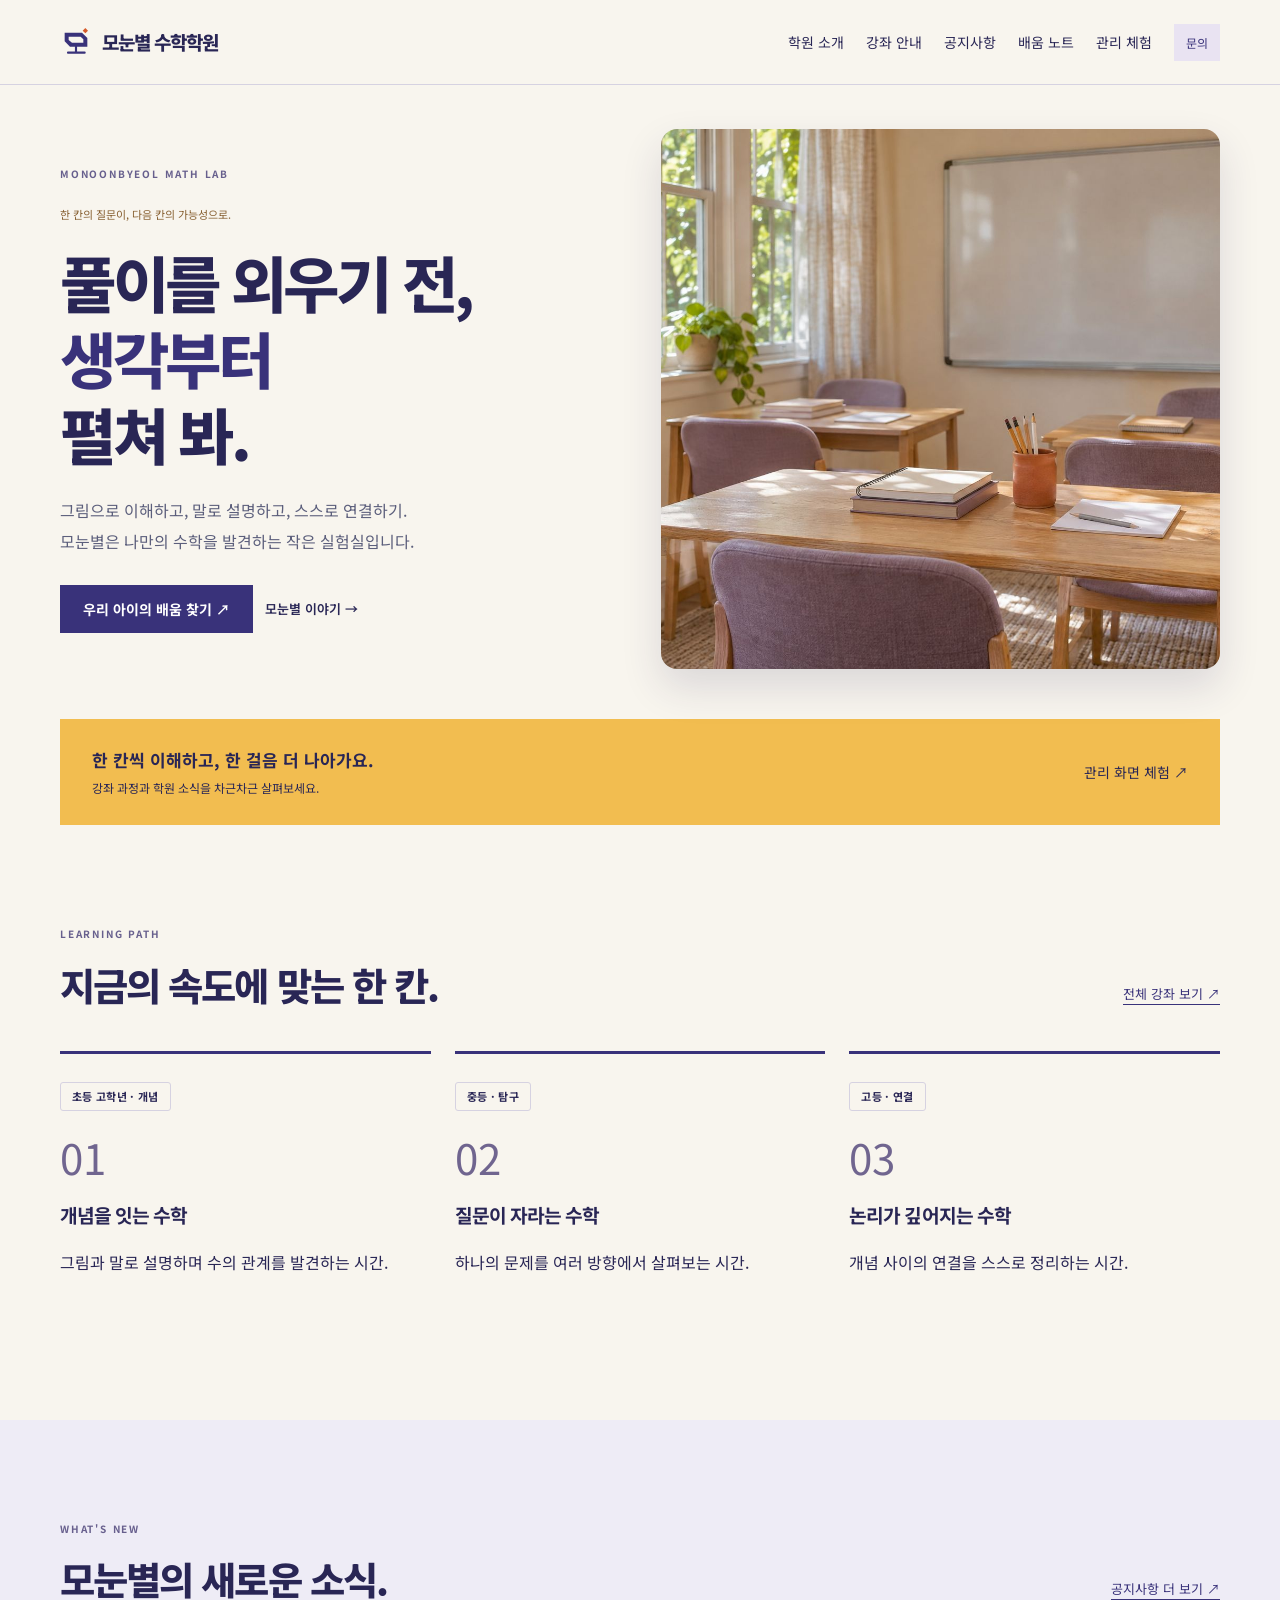
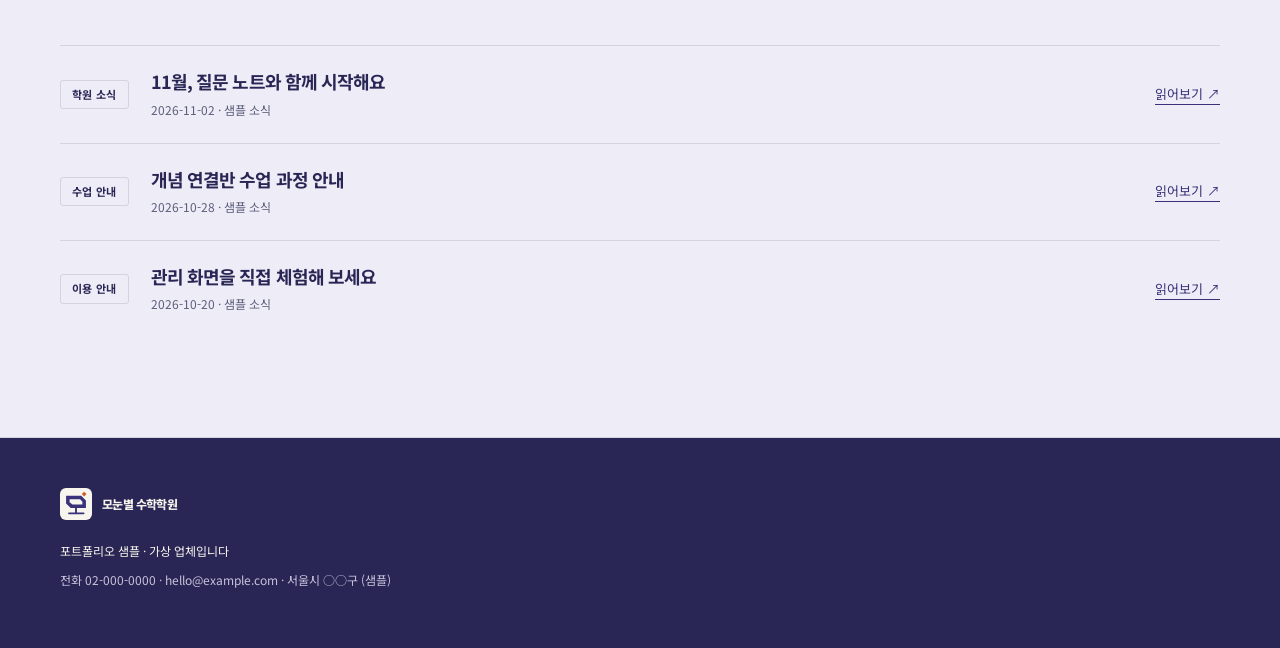
<file: index.html>
<!doctype html>
<html lang="ko"><head><meta charset="utf-8"><meta name="viewport" content="width=device-width,initial-scale=1"><title>이해하는 즐거움이 자라는 곳 | 모눈별 수학학원</title><meta name="description" content="모눈별 수학학원. 학원 소개·강좌·공지사항·배움 노트와 소식 관리 안내."><link rel="icon" href="assets/logo.svg" type="image/svg+xml"><link rel="stylesheet" href="assets/base.css"><link rel="stylesheet" href="academy.css"><script defer src="assets/common.js"></script><script defer src="academy.js"></script><link rel="preconnect" href="https://fonts.googleapis.com"><link rel="preconnect" href="https://fonts.gstatic.com" crossorigin><link href="https://fonts.googleapis.com/css2?family=Noto+Sans+KR:wght@400;500;600;700;800;900&display=swap" rel="stylesheet"></head>
<body class="academy"><a class="skip" href="#main">본문으로 건너뛰기</a><header class="site-header"><div class="wrap header-inner"><a class="brand" href="index.html"><img class="brand-symbol" src="assets/logo.svg" width="32" height="32" alt="" aria-hidden="true"><span class="brand-name">모눈별 수학학원</span></a><button class="nav-toggle" aria-expanded="false" aria-controls="site-nav" type="button">메뉴</button><nav id="site-nav" aria-label="주 메뉴"><a href="about.html">학원 소개</a><a href="courses.html">강좌 안내</a><a href="notices.html">공지사항</a><a href="blog.html">배움 노트</a><a href="admin/index.html">관리 체험</a><a href="contact.html">문의</a></nav></div></header><main id="main"><section class="academy-hero wrap"><div class="hero-copy"><p class="eyebrow">MONOONBYEOL MATH LAB</p><span class="pill-label">한 칸의 질문이, 다음 칸의 가능성으로.</span><h1>풀이를 외우기 전,<br><span class="marker">생각부터</span><br>펼쳐 봐.</h1><p class="lead">그림으로 이해하고, 말로 설명하고, 스스로 연결하기.<br> 모눈별은 나만의 수학을 발견하는 작은 실험실입니다.</p><div class="actions"><a class="btn" href="courses.html">우리 아이의 배움 찾기 ↗</a><a class="text-link" href="about.html">모눈별 이야기 →</a></div></div><div class="academy-photo"><img class="hero-photo" src="images/hero.jpg" width="1536" height="1024" alt="자연광이 드는 교실의 빈 책상과 의자, 글씨 없는 화이트보드" fetchpriority="high"></div></section><div class="wrap"><div class="academy-strip"><div><strong>한 칸씩 이해하고, 한 걸음 더 나아가요.</strong><br><span class="small">강좌 과정과 학원 소식을 차근차근 살펴보세요.</span></div><a href="admin/index.html">관리 화면 체험 ↗</a></div></div><section class="section"><div class="wrap"><div class="section-head"><div><p class="eyebrow">LEARNING PATH</p><h2>지금의 속도에 맞는 한 칸.</h2></div><a class="text-button" href="courses.html">전체 강좌 보기 ↗</a></div><div class="grid three"><article class="course-card"><span class="tag">초등 고학년 · 개념</span><span class="number">01</span><h3>개념을 잇는 수학</h3><p>그림과 말로 설명하며 수의 관계를 발견하는 시간.</p></article><article class="course-card"><span class="tag">중등 · 탐구</span><span class="number">02</span><h3>질문이 자라는 수학</h3><p>하나의 문제를 여러 방향에서 살펴보는 시간.</p></article><article class="course-card"><span class="tag">고등 · 연결</span><span class="number">03</span><h3>논리가 깊어지는 수학</h3><p>개념 사이의 연결을 스스로 정리하는 시간.</p></article></div></div></section><section class="section soft"><div class="wrap"><div class="section-head"><div><p class="eyebrow">WHAT'S NEW</p><h2>모눈별의 새로운 소식.</h2></div><a class="text-button" href="notices.html">공지사항 더 보기 ↗</a></div><div id="home-notices"></div></div></section><dialog id="article-dialog" aria-labelledby="article-title"><div class="dialog-head"><p class="eyebrow">MONOONBYEOL NOTE</p><button class="icon-btn" data-close type="button" aria-label="글 닫기">×</button></div><h2 id="article-title"></h2><p id="article-date" class="small muted"></p><div id="article-image"></div><p id="article-body" class="body-copy"></p></dialog></main><footer class="site-footer"><div class="wrap"><div class="footer-row"><a class="brand" href="index.html"><img class="brand-symbol" src="assets/logo.svg" width="32" height="32" alt="" aria-hidden="true"><span class="brand-name">모눈별 수학학원</span></a></div><p>포트폴리오 샘플 · 가상 업체입니다</p><p class="muted small">전화 02-000-0000 · hello@example.com · 서울시 ○○구 (샘플)</p></div></footer><div class="toast" id="toast" role="status" aria-live="polite" hidden></div></body></html>
</file>
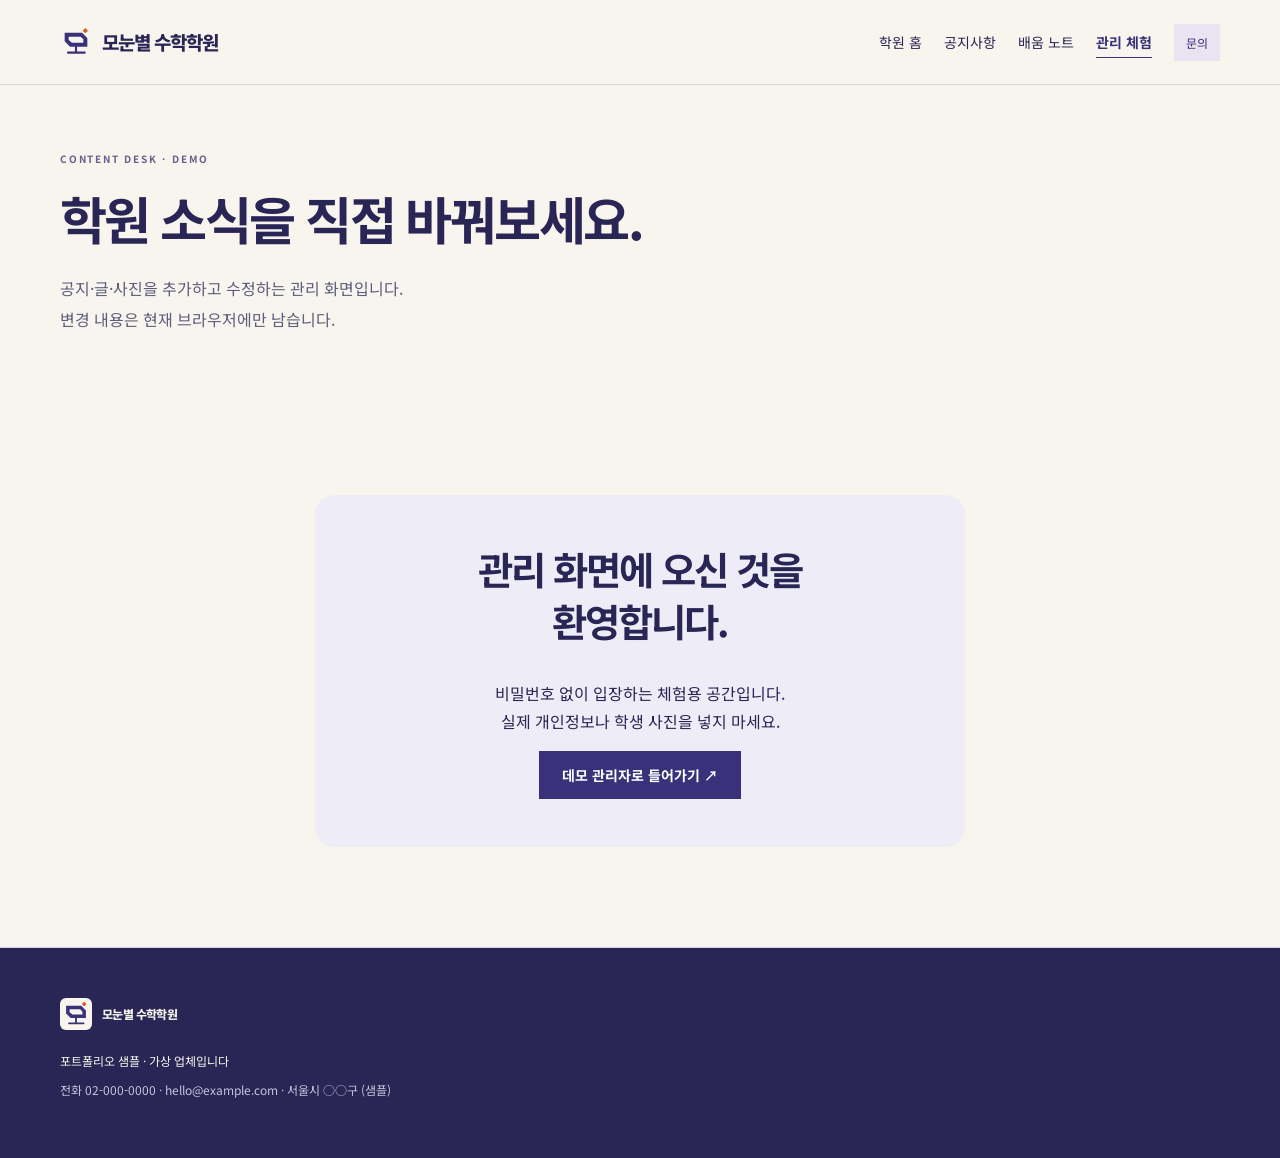
<file: admin/index.html>
<!doctype html>
<html lang="ko"><head><meta charset="utf-8"><meta name="viewport" content="width=device-width,initial-scale=1"><title>콘텐츠 관리 체험 | 모눈별 수학학원</title><meta name="description" content="모눈별 수학학원. 학원 소개·강좌·공지사항·배움 노트와 소식 관리 안내."><link rel="icon" href="../assets/logo.svg" type="image/svg+xml"><link rel="stylesheet" href="../assets/base.css"><link rel="stylesheet" href="../academy.css"><script defer src="../assets/common.js"></script><script defer src="../academy.js"></script><link rel="preconnect" href="https://fonts.googleapis.com"><link rel="preconnect" href="https://fonts.gstatic.com" crossorigin><link href="https://fonts.googleapis.com/css2?family=Noto+Sans+KR:wght@400;500;600;700;800;900&display=swap" rel="stylesheet"></head>
<body class="academy"><a class="skip" href="#main">본문으로 건너뛰기</a><header class="site-header"><div class="wrap header-inner"><a class="brand" href="../index.html"><img class="brand-symbol" src="../assets/logo.svg" width="32" height="32" alt="" aria-hidden="true"><span class="brand-name">모눈별 수학학원</span></a><button class="nav-toggle" aria-expanded="false" aria-controls="site-nav" type="button">메뉴</button><nav id="site-nav" aria-label="주 메뉴"><a href="../index.html">학원 홈</a><a href="../notices.html">공지사항</a><a href="../blog.html">배움 노트</a><a href="index.html" aria-current="page">관리 체험</a><a href="../contact.html">문의</a></nav></div></header><main id="main"><section class="page-intro wrap"><p class="eyebrow">CONTENT DESK · DEMO</p><h1>학원 소식을 직접 바꿔보세요.</h1><p class="lead">공지·글·사진을 추가하고 수정하는 관리 화면입니다.<br>변경 내용은 현재 브라우저에만 남습니다.</p></section><section class="section wrap"><div id="admin-gate" class="admin-gate"><h2>관리 화면에 오신 것을<br>환영합니다.</h2><p>비밀번호 없이 입장하는 체험용 공간입니다.<br>실제 개인정보나 학생 사진을 넣지 마세요.</p><button class="btn" id="enter-admin" type="button">데모 관리자로 들어가기 ↗</button></div><div id="admin-workspace" hidden><div class="admin-top"><p class="admin-count" id="admin-count"></p><div class="actions" style="margin-top:0"><a class="btn outline small" href="../notices.html">공개 화면 보기 ↗</a><button class="btn outline small danger" id="reset-academy" type="button">처음 상태로 되돌리기</button></div></div><p class="notice">테스트용 문구와 얼굴 없는 샘플 이미지만 넣어 주세요. 다른 방문자나 다른 기기에는 공유되지 않습니다.</p><div class="admin-layout"><form id="content-form" class="admin-form"><h2 id="editor-title">새 콘텐츠</h2><input type="hidden" name="recordId"><label class="field">종류<select name="kind"><option value="notice">공지</option><option value="post">글</option><option value="photo">사진</option></select></label><label class="field">제목<input name="title" required maxlength="70" placeholder="예: 새로운 학습 노트"></label><label class="field">분류<input name="category" required maxlength="20" value="학원 소식"></label><label class="field">내용<textarea name="body" required rows="5" maxlength="3000" placeholder="샘플 내용만 입력해 주세요."></textarea></label><label class="field">샘플 이미지<select name="image"><option value="">이미지 없음</option><option value="math">연습장과 필기 도구</option><option value="blocks">교실 풍경</option><option value="room">상담 공간</option></select></label><label class="field">또는 이미지 파일 추가<input name="photo" type="file" accept="image/png,image/jpeg,image/webp"></label><p class="small muted">PNG·JPG·WebP, 300KB 이하. 얼굴 없는 샘플만 사용해 주세요.</p><img id="upload-preview" class="upload-preview" width="320" height="200" alt="선택한 샘플 이미지 미리보기" hidden><div class="actions"><button class="btn" type="submit">저장하기</button><button class="btn outline" id="cancel-edit" type="button">새로 쓰기</button></div><p id="editor-result" role="status" class="small" hidden></p></form><div><h2>등록된 콘텐츠</h2><div id="manage-list"></div></div></div></div></section></main><footer class="site-footer"><div class="wrap"><div class="footer-row"><a class="brand" href="../index.html"><img class="brand-symbol" src="../assets/logo.svg" width="32" height="32" alt="" aria-hidden="true"><span class="brand-name">모눈별 수학학원</span></a></div><p>포트폴리오 샘플 · 가상 업체입니다</p><p class="muted small">전화 02-000-0000 · hello@example.com · 서울시 ○○구 (샘플)</p></div></footer><div class="toast" id="toast" role="status" aria-live="polite" hidden></div></body></html>
</file>
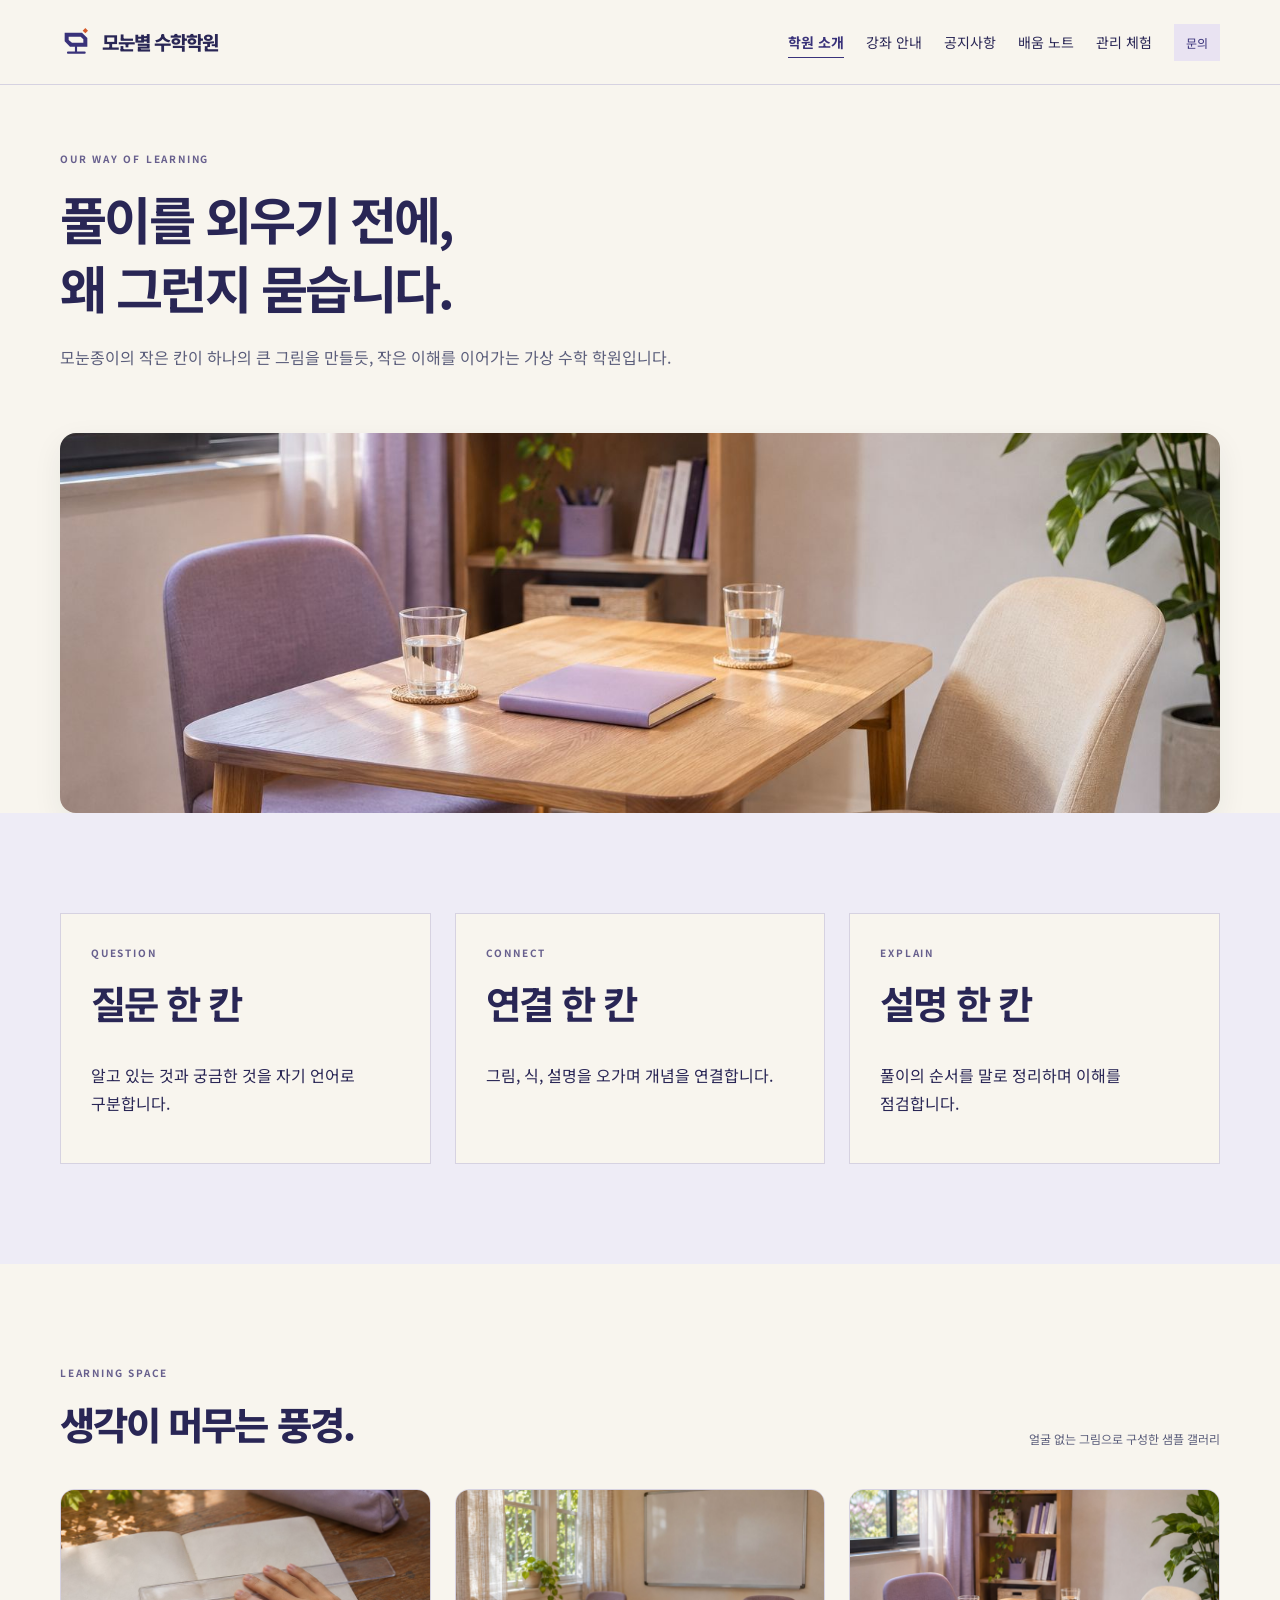
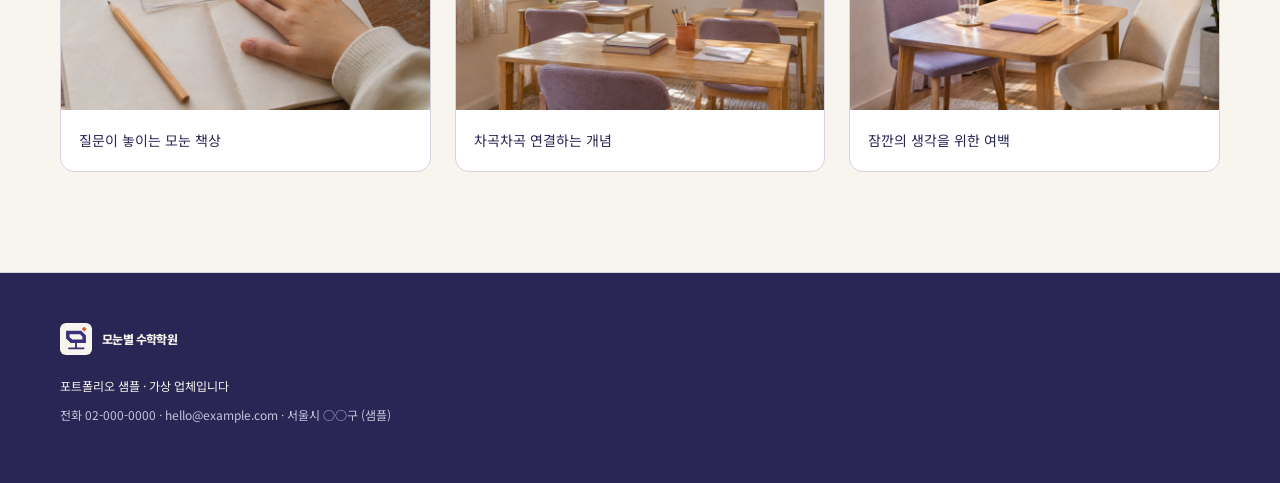
<file: about.html>
<!doctype html>
<html lang="ko"><head><meta charset="utf-8"><meta name="viewport" content="width=device-width,initial-scale=1"><title>학원 소개 | 모눈별 수학학원</title><meta name="description" content="모눈별 수학학원. 학원 소개·강좌·공지사항·배움 노트와 소식 관리 안내."><link rel="icon" href="assets/logo.svg" type="image/svg+xml"><link rel="stylesheet" href="assets/base.css"><link rel="stylesheet" href="academy.css"><script defer src="assets/common.js"></script><script defer src="academy.js"></script><link rel="preconnect" href="https://fonts.googleapis.com"><link rel="preconnect" href="https://fonts.gstatic.com" crossorigin><link href="https://fonts.googleapis.com/css2?family=Noto+Sans+KR:wght@400;500;600;700;800;900&display=swap" rel="stylesheet"></head>
<body class="academy"><a class="skip" href="#main">본문으로 건너뛰기</a><header class="site-header"><div class="wrap header-inner"><a class="brand" href="index.html"><img class="brand-symbol" src="assets/logo.svg" width="32" height="32" alt="" aria-hidden="true"><span class="brand-name">모눈별 수학학원</span></a><button class="nav-toggle" aria-expanded="false" aria-controls="site-nav" type="button">메뉴</button><nav id="site-nav" aria-label="주 메뉴"><a href="about.html" aria-current="page">학원 소개</a><a href="courses.html">강좌 안내</a><a href="notices.html">공지사항</a><a href="blog.html">배움 노트</a><a href="admin/index.html">관리 체험</a><a href="contact.html">문의</a></nav></div></header><main id="main"><section class="page-intro wrap"><p class="eyebrow">OUR WAY OF LEARNING</p><h1>풀이를 외우기 전에,<br>왜 그런지 묻습니다.</h1><p class="lead">모눈종이의 작은 칸이 하나의 큰 그림을 만들듯, 작은 이해를 이어가는 가상 수학 학원입니다.</p></section><figure class="wrap page-photo about-photo"><img src="images/about.jpg" width="1536" height="1024" alt="상담 테이블과 마주 놓인 두 개의 의자" loading="lazy"></figure><section class="section soft"><div class="wrap grid three"><article class="panel"><p class="eyebrow">QUESTION</p><h2>질문 한 칸</h2><p>알고 있는 것과 궁금한 것을 자기 언어로 구분합니다.</p></article><article class="panel"><p class="eyebrow">CONNECT</p><h2>연결 한 칸</h2><p>그림, 식, 설명을 오가며 개념을 연결합니다.</p></article><article class="panel"><p class="eyebrow">EXPLAIN</p><h2>설명 한 칸</h2><p>풀이의 순서를 말로 정리하며 이해를 점검합니다.</p></article></div></section><section class="section wrap"><div class="section-head"><div><p class="eyebrow">LEARNING SPACE</p><h2>생각이 머무는 풍경.</h2></div><span class="small muted">얼굴 없는 그림으로 구성한 샘플 갤러리</span></div><div id="photo-gallery" class="grid three"></div></section></main><footer class="site-footer"><div class="wrap"><div class="footer-row"><a class="brand" href="index.html"><img class="brand-symbol" src="assets/logo.svg" width="32" height="32" alt="" aria-hidden="true"><span class="brand-name">모눈별 수학학원</span></a></div><p>포트폴리오 샘플 · 가상 업체입니다</p><p class="muted small">전화 02-000-0000 · hello@example.com · 서울시 ○○구 (샘플)</p></div></footer><div class="toast" id="toast" role="status" aria-live="polite" hidden></div></body></html>
</file>
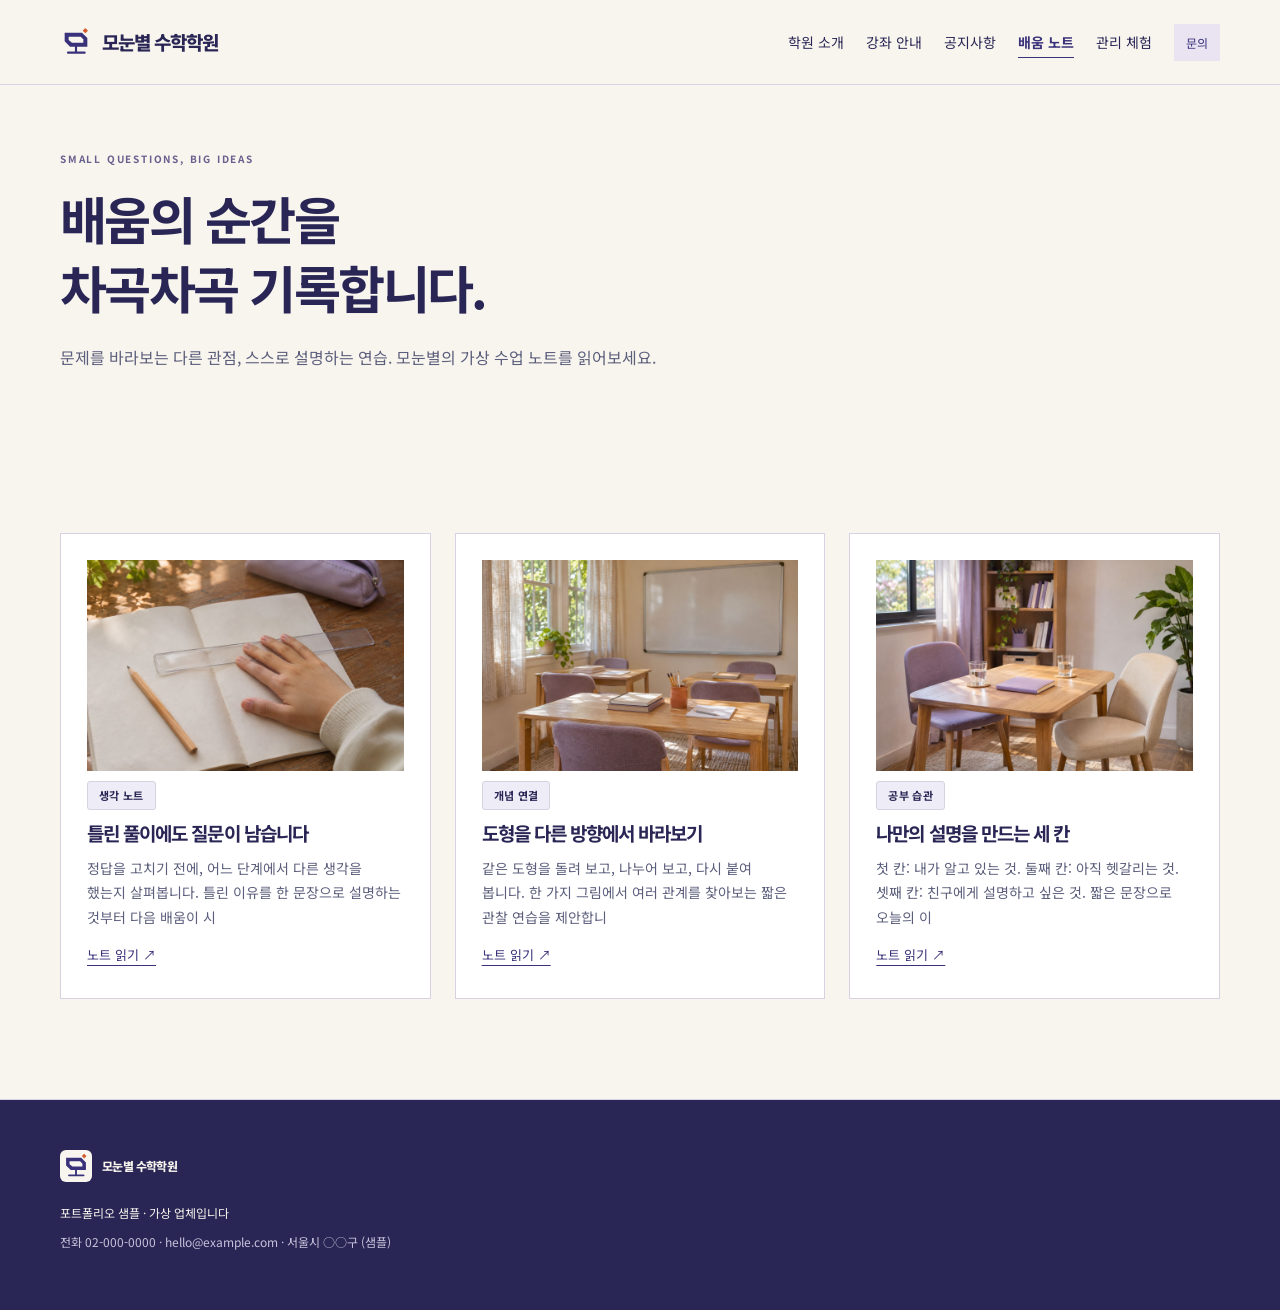
<file: blog.html>
<!doctype html>
<html lang="ko"><head><meta charset="utf-8"><meta name="viewport" content="width=device-width,initial-scale=1"><title>배움 노트 | 모눈별 수학학원</title><meta name="description" content="모눈별 수학학원. 학원 소개·강좌·공지사항·배움 노트와 소식 관리 안내."><link rel="icon" href="assets/logo.svg" type="image/svg+xml"><link rel="stylesheet" href="assets/base.css"><link rel="stylesheet" href="academy.css"><script defer src="assets/common.js"></script><script defer src="academy.js"></script><link rel="preconnect" href="https://fonts.googleapis.com"><link rel="preconnect" href="https://fonts.gstatic.com" crossorigin><link href="https://fonts.googleapis.com/css2?family=Noto+Sans+KR:wght@400;500;600;700;800;900&display=swap" rel="stylesheet"></head>
<body class="academy"><a class="skip" href="#main">본문으로 건너뛰기</a><header class="site-header"><div class="wrap header-inner"><a class="brand" href="index.html"><img class="brand-symbol" src="assets/logo.svg" width="32" height="32" alt="" aria-hidden="true"><span class="brand-name">모눈별 수학학원</span></a><button class="nav-toggle" aria-expanded="false" aria-controls="site-nav" type="button">메뉴</button><nav id="site-nav" aria-label="주 메뉴"><a href="about.html">학원 소개</a><a href="courses.html">강좌 안내</a><a href="notices.html">공지사항</a><a href="blog.html" aria-current="page">배움 노트</a><a href="admin/index.html">관리 체험</a><a href="contact.html">문의</a></nav></div></header><main id="main"><section class="page-intro wrap"><p class="eyebrow">SMALL QUESTIONS, BIG IDEAS</p><h1>배움의 순간을<br>차곡차곡 기록합니다.</h1><p class="lead">문제를 바라보는 다른 관점, 스스로 설명하는 연습. 모눈별의 가상 수업 노트를 읽어보세요.</p></section><section class="section wrap"><div class="grid three" id="blog-list"></div></section><dialog id="article-dialog" aria-labelledby="article-title"><div class="dialog-head"><p class="eyebrow">MONOONBYEOL NOTE</p><button class="icon-btn" data-close type="button" aria-label="글 닫기">×</button></div><h2 id="article-title"></h2><p id="article-date" class="small muted"></p><div id="article-image"></div><p id="article-body" class="body-copy"></p></dialog></main><footer class="site-footer"><div class="wrap"><div class="footer-row"><a class="brand" href="index.html"><img class="brand-symbol" src="assets/logo.svg" width="32" height="32" alt="" aria-hidden="true"><span class="brand-name">모눈별 수학학원</span></a></div><p>포트폴리오 샘플 · 가상 업체입니다</p><p class="muted small">전화 02-000-0000 · hello@example.com · 서울시 ○○구 (샘플)</p></div></footer><div class="toast" id="toast" role="status" aria-live="polite" hidden></div></body></html>
</file>
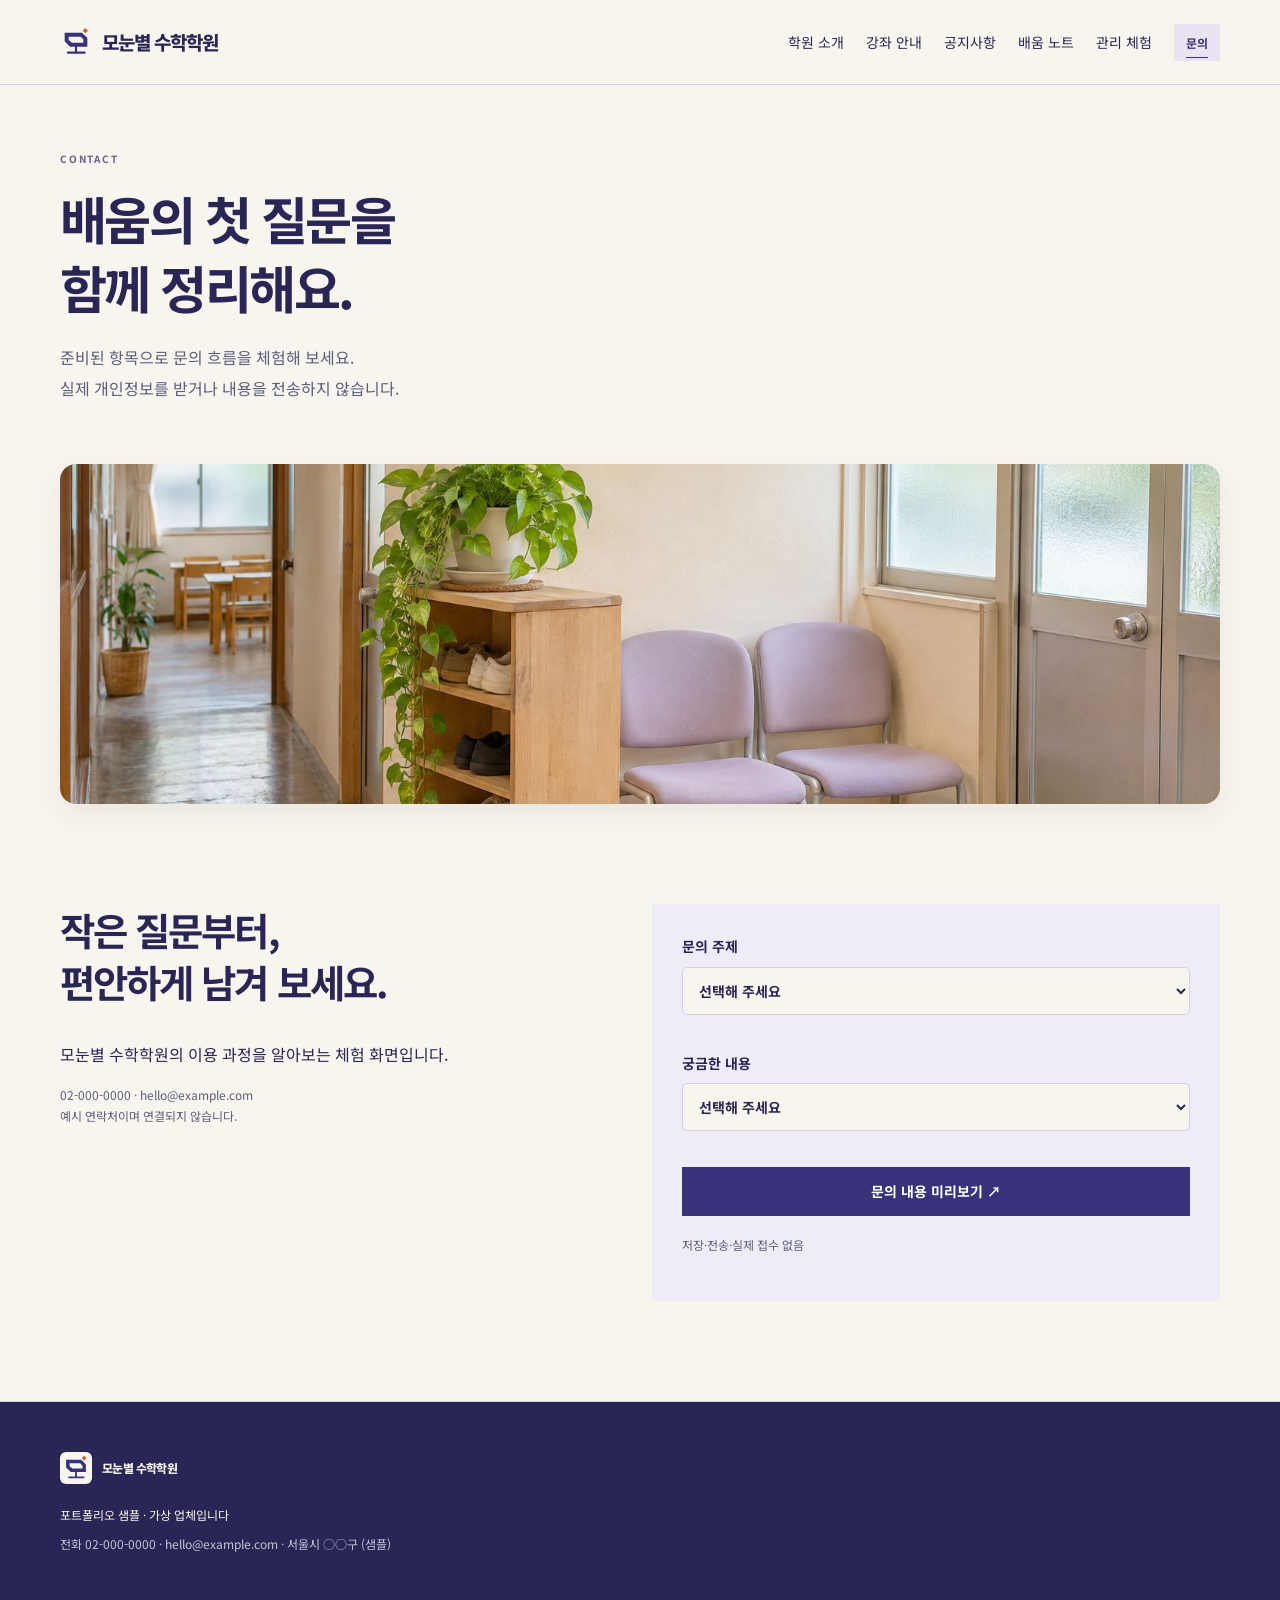
<file: contact.html>
<!doctype html>
<html lang="ko"><head><meta charset="utf-8"><meta name="viewport" content="width=device-width,initial-scale=1"><title>문의 안내 | 모눈별 수학학원</title><meta name="description" content="모눈별 수학학원. 학원 소개·강좌·공지사항·배움 노트와 소식 관리 안내."><link rel="icon" href="assets/logo.svg" type="image/svg+xml"><link rel="stylesheet" href="assets/base.css"><link rel="stylesheet" href="academy.css"><script defer src="assets/common.js"></script><script defer src="academy.js"></script><link rel="preconnect" href="https://fonts.googleapis.com"><link rel="preconnect" href="https://fonts.gstatic.com" crossorigin><link href="https://fonts.googleapis.com/css2?family=Noto+Sans+KR:wght@400;500;600;700;800;900&display=swap" rel="stylesheet"><script defer src="contact.js"></script></head>
<body class="academy"><a class="skip" href="#main">본문으로 건너뛰기</a><header class="site-header"><div class="wrap header-inner"><a class="brand" href="index.html"><img class="brand-symbol" src="assets/logo.svg" width="32" height="32" alt="" aria-hidden="true"><span class="brand-name">모눈별 수학학원</span></a><button class="nav-toggle" aria-expanded="false" aria-controls="site-nav" type="button">메뉴</button><nav id="site-nav" aria-label="주 메뉴"><a href="about.html">학원 소개</a><a href="courses.html">강좌 안내</a><a href="notices.html">공지사항</a><a href="blog.html">배움 노트</a><a href="admin/index.html">관리 체험</a><a href="contact.html" aria-current="page">문의</a></nav></div></header><main id="main"><section class="page-intro wrap"><p class="eyebrow">CONTACT</p><h1>배움의 첫 질문을<br>함께 정리해요.</h1><p class="lead">준비된 항목으로 문의 흐름을 체험해 보세요.<br>실제 개인정보를 받거나 내용을 전송하지 않습니다.</p></section><figure class="wrap page-photo contact-photo"><img src="images/contact.jpg" width="1536" height="1024" alt="학원 입구 복도의 의자와 신발장" loading="lazy"></figure><section class="section wrap grid two"><div><h2>작은 질문부터,<br>편안하게 남겨 보세요.</h2><p>모눈별 수학학원의 이용 과정을 알아보는 체험 화면입니다.</p><p class="muted small">02-000-0000 · hello@example.com<br>예시 연락처이며 연결되지 않습니다.</p></div><form id="inquiry-form" class="demo-contact-form"><label class="field">문의 주제<select name="topic" required><option value="">선택해 주세요</option><option>학습 과정</option><option>강좌 안내</option><option>학원 소식</option></select></label><label class="field">궁금한 내용<select name="question" required><option value="">선택해 주세요</option><option>진행 과정 알아보기</option><option>방문 전 준비 사항</option><option>이용 방법 확인</option></select></label><button class="btn" type="submit">문의 내용 미리보기 ↗</button><p class="small muted">저장·전송·실제 접수 없음</p><div id="inquiry-result" role="status" hidden></div></form></section></main><footer class="site-footer"><div class="wrap"><div class="footer-row"><a class="brand" href="index.html"><img class="brand-symbol" src="assets/logo.svg" width="32" height="32" alt="" aria-hidden="true"><span class="brand-name">모눈별 수학학원</span></a></div><p>포트폴리오 샘플 · 가상 업체입니다</p><p class="muted small">전화 02-000-0000 · hello@example.com · 서울시 ○○구 (샘플)</p></div></footer><div class="toast" id="toast" role="status" aria-live="polite" hidden></div></body></html>
</file>
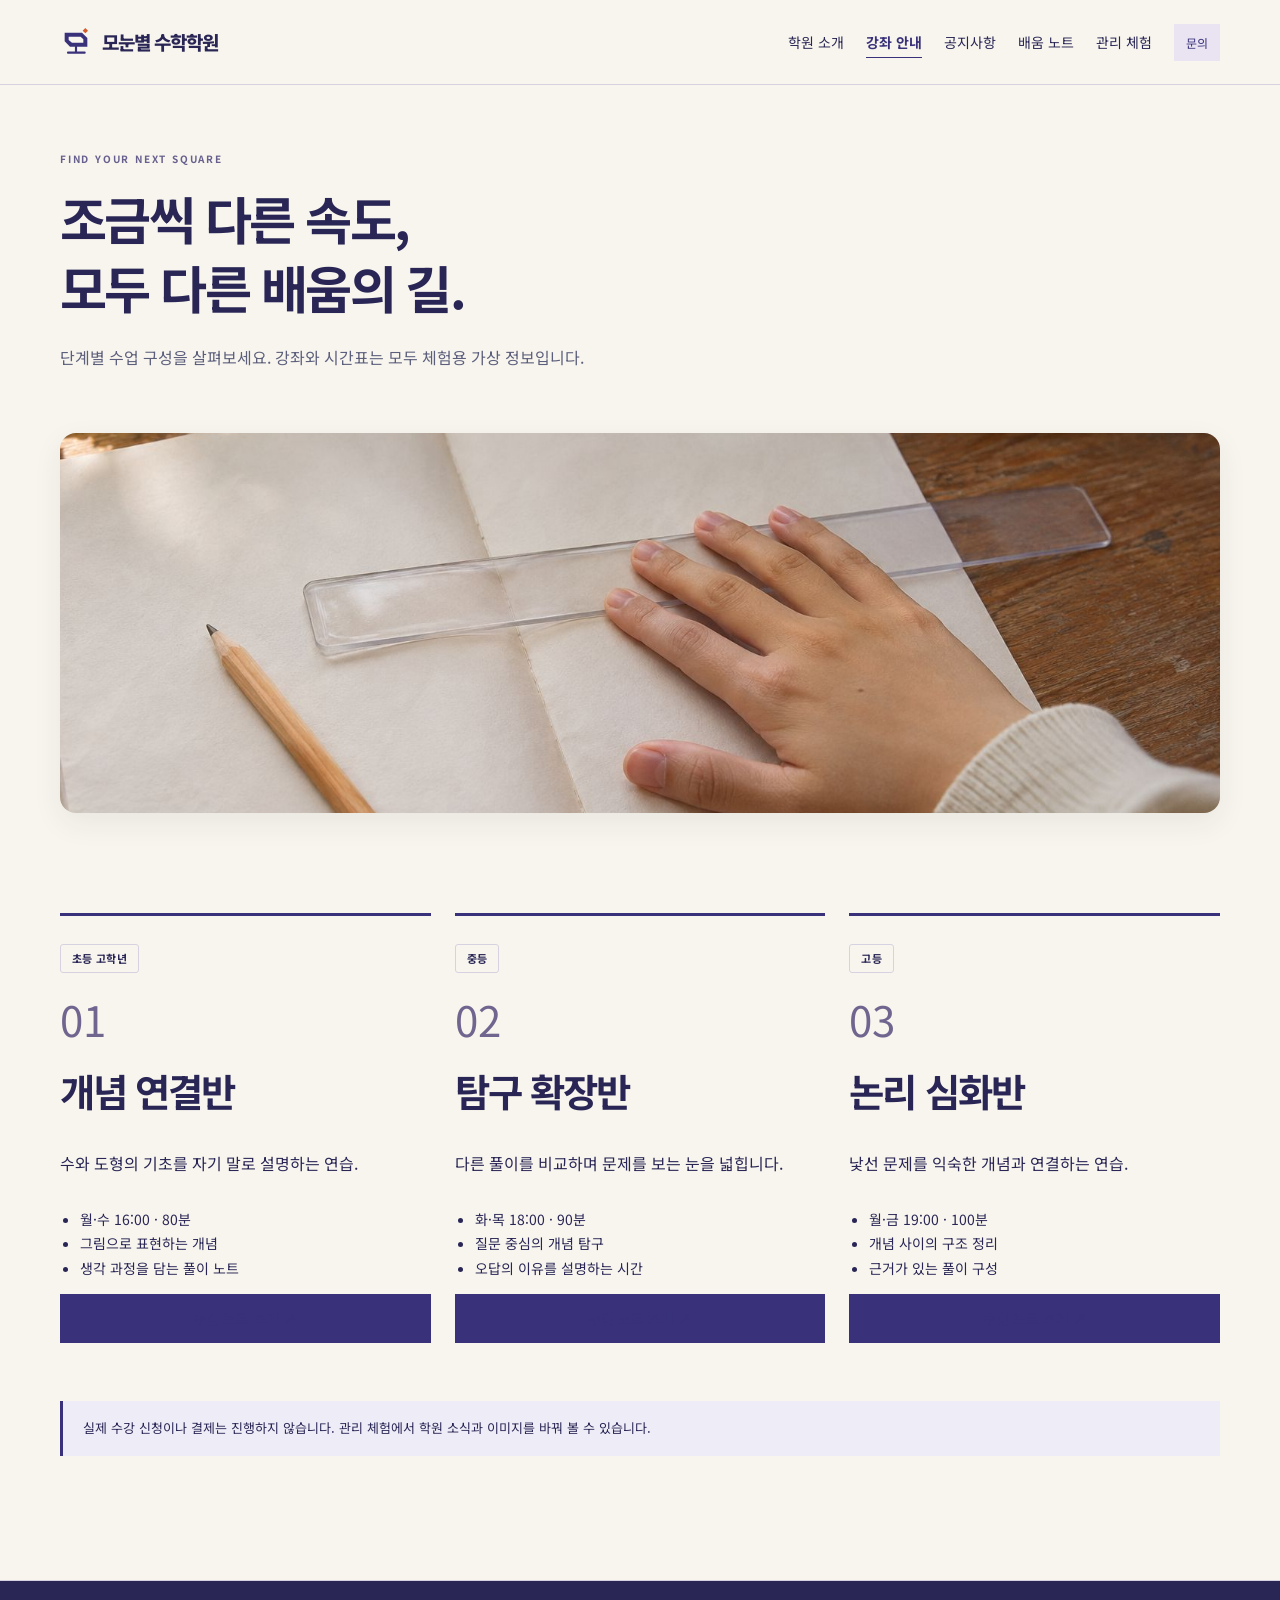
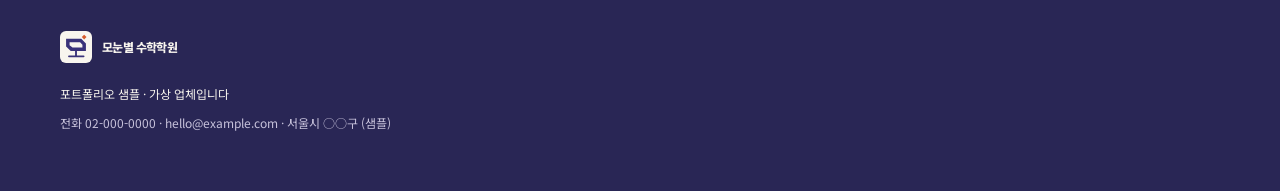
<file: courses.html>
<!doctype html>
<html lang="ko"><head><meta charset="utf-8"><meta name="viewport" content="width=device-width,initial-scale=1"><title>강좌 안내 | 모눈별 수학학원</title><meta name="description" content="모눈별 수학학원. 학원 소개·강좌·공지사항·배움 노트와 소식 관리 안내."><link rel="icon" href="assets/logo.svg" type="image/svg+xml"><link rel="stylesheet" href="assets/base.css"><link rel="stylesheet" href="academy.css"><script defer src="assets/common.js"></script><script defer src="academy.js"></script><link rel="preconnect" href="https://fonts.googleapis.com"><link rel="preconnect" href="https://fonts.gstatic.com" crossorigin><link href="https://fonts.googleapis.com/css2?family=Noto+Sans+KR:wght@400;500;600;700;800;900&display=swap" rel="stylesheet"></head>
<body class="academy"><a class="skip" href="#main">본문으로 건너뛰기</a><header class="site-header"><div class="wrap header-inner"><a class="brand" href="index.html"><img class="brand-symbol" src="assets/logo.svg" width="32" height="32" alt="" aria-hidden="true"><span class="brand-name">모눈별 수학학원</span></a><button class="nav-toggle" aria-expanded="false" aria-controls="site-nav" type="button">메뉴</button><nav id="site-nav" aria-label="주 메뉴"><a href="about.html">학원 소개</a><a href="courses.html" aria-current="page">강좌 안내</a><a href="notices.html">공지사항</a><a href="blog.html">배움 노트</a><a href="admin/index.html">관리 체험</a><a href="contact.html">문의</a></nav></div></header><main id="main"><section class="page-intro wrap"><p class="eyebrow">FIND YOUR NEXT SQUARE</p><h1>조금씩 다른 속도,<br>모두 다른 배움의 길.</h1><p class="lead">단계별 수업 구성을 살펴보세요. 강좌와 시간표는 모두 체험용 가상 정보입니다.</p></section><figure class="wrap page-photo services-photo"><img src="images/services.jpg" width="1536" height="1024" alt="연습장과 투명자 옆에 놓인 학생의 손" loading="lazy"></figure><section class="section wrap"><div class="grid three"><article class="course-card"><span class="tag">초등 고학년</span><span class="number">01</span><h2>개념 연결반</h2><p>수와 도형의 기초를 자기 말로 설명하는 연습.</p><ul><li>월·수 16:00 · 80분</li><li>그림으로 표현하는 개념</li><li>생각 과정을 담는 풀이 노트</li></ul><a class="btn outline" href="blog.html">수업 노트 보기 ↗</a></article><article class="course-card"><span class="tag">중등</span><span class="number">02</span><h2>탐구 확장반</h2><p>다른 풀이를 비교하며 문제를 보는 눈을 넓힙니다.</p><ul><li>화·목 18:00 · 90분</li><li>질문 중심의 개념 탐구</li><li>오답의 이유를 설명하는 시간</li></ul><a class="btn outline" href="blog.html">수업 노트 보기 ↗</a></article><article class="course-card"><span class="tag">고등</span><span class="number">03</span><h2>논리 심화반</h2><p>낯선 문제를 익숙한 개념과 연결하는 연습.</p><ul><li>월·금 19:00 · 100분</li><li>개념 사이의 구조 정리</li><li>근거가 있는 풀이 구성</li></ul><a class="btn outline" href="blog.html">수업 노트 보기 ↗</a></article></div><p class="notice" style="margin-top:30px">실제 수강 신청이나 결제는 진행하지 않습니다. 관리 체험에서 학원 소식과 이미지를 바꿔 볼 수 있습니다.</p></section></main><footer class="site-footer"><div class="wrap"><div class="footer-row"><a class="brand" href="index.html"><img class="brand-symbol" src="assets/logo.svg" width="32" height="32" alt="" aria-hidden="true"><span class="brand-name">모눈별 수학학원</span></a></div><p>포트폴리오 샘플 · 가상 업체입니다</p><p class="muted small">전화 02-000-0000 · hello@example.com · 서울시 ○○구 (샘플)</p></div></footer><div class="toast" id="toast" role="status" aria-live="polite" hidden></div></body></html>
</file>
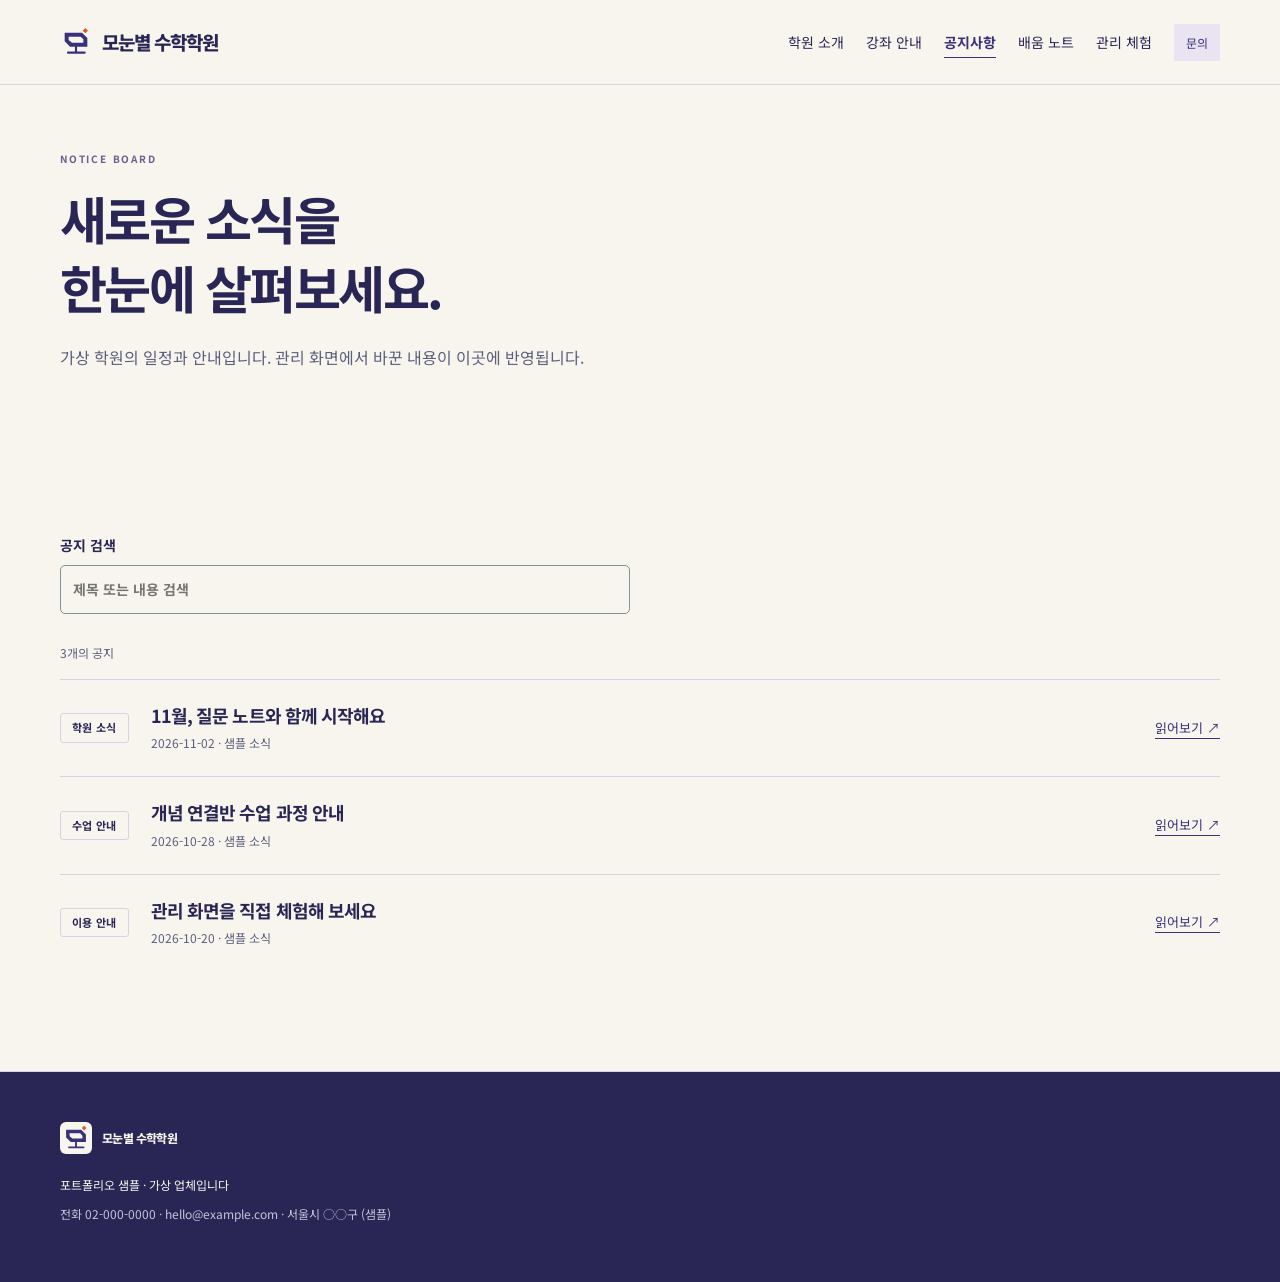
<file: notices.html>
<!doctype html>
<html lang="ko"><head><meta charset="utf-8"><meta name="viewport" content="width=device-width,initial-scale=1"><title>공지사항 | 모눈별 수학학원</title><meta name="description" content="모눈별 수학학원. 학원 소개·강좌·공지사항·배움 노트와 소식 관리 안내."><link rel="icon" href="assets/logo.svg" type="image/svg+xml"><link rel="stylesheet" href="assets/base.css"><link rel="stylesheet" href="academy.css"><script defer src="assets/common.js"></script><script defer src="academy.js"></script><link rel="preconnect" href="https://fonts.googleapis.com"><link rel="preconnect" href="https://fonts.gstatic.com" crossorigin><link href="https://fonts.googleapis.com/css2?family=Noto+Sans+KR:wght@400;500;600;700;800;900&display=swap" rel="stylesheet"></head>
<body class="academy"><a class="skip" href="#main">본문으로 건너뛰기</a><header class="site-header"><div class="wrap header-inner"><a class="brand" href="index.html"><img class="brand-symbol" src="assets/logo.svg" width="32" height="32" alt="" aria-hidden="true"><span class="brand-name">모눈별 수학학원</span></a><button class="nav-toggle" aria-expanded="false" aria-controls="site-nav" type="button">메뉴</button><nav id="site-nav" aria-label="주 메뉴"><a href="about.html">학원 소개</a><a href="courses.html">강좌 안내</a><a href="notices.html" aria-current="page">공지사항</a><a href="blog.html">배움 노트</a><a href="admin/index.html">관리 체험</a><a href="contact.html">문의</a></nav></div></header><main id="main"><section class="page-intro wrap"><p class="eyebrow">NOTICE BOARD</p><h1>새로운 소식을<br>한눈에 살펴보세요.</h1><p class="lead">가상 학원의 일정과 안내입니다. 관리 화면에서 바꾼 내용이 이곳에 반영됩니다.</p></section><section class="section wrap"><div class="search-row"><label class="field">공지 검색<input id="notice-search" type="search" placeholder="제목 또는 내용 검색" maxlength="80"></label></div><p class="small muted" id="notice-count" role="status"></p><div id="notice-list"></div></section><dialog id="article-dialog" aria-labelledby="article-title"><div class="dialog-head"><p class="eyebrow">MONOONBYEOL NOTE</p><button class="icon-btn" data-close type="button" aria-label="글 닫기">×</button></div><h2 id="article-title"></h2><p id="article-date" class="small muted"></p><div id="article-image"></div><p id="article-body" class="body-copy"></p></dialog></main><footer class="site-footer"><div class="wrap"><div class="footer-row"><a class="brand" href="index.html"><img class="brand-symbol" src="assets/logo.svg" width="32" height="32" alt="" aria-hidden="true"><span class="brand-name">모눈별 수학학원</span></a></div><p>포트폴리오 샘플 · 가상 업체입니다</p><p class="muted small">전화 02-000-0000 · hello@example.com · 서울시 ○○구 (샘플)</p></div></footer><div class="toast" id="toast" role="status" aria-live="polite" hidden></div></body></html>
</file>
<file: assets/base.css>
:root{--ink:#182e39;--muted:#536570;--paper:#fff;--line:#dce3e5;--accent:#1c574e;--soft:#f1f5f4;--radius:14px}*{box-sizing:border-box}body{margin:0;font-family:'Noto Sans KR',sans-serif;color:var(--ink);background:var(--paper);line-height:1.75;word-break:keep-all}a{color:inherit;text-decoration:none}button,input,select,textarea{font:inherit}button,a,input,select,textarea{touch-action:manipulation}button{cursor:pointer}img,svg{max-width:100%;height:auto}button:disabled{cursor:not-allowed;opacity:.6}a:hover{text-decoration:underline;text-underline-offset:5px}:focus-visible{outline:3px solid #a04b0c;outline-offset:4px}h1,h2,h3,p{margin-top:0}h1,h2,h3{line-height:1.35;letter-spacing:-.05em}h1{font-size:clamp(2.25rem,4.6vw,4.2rem);font-weight:700}h2{font-size:clamp(1.8rem,3vw,2.65rem)}h3{font-size:1.2rem}p{margin-bottom:1rem}.wrap{width:min(1120px,calc(100% - 48px));margin:auto}.site-header{background:var(--paper);border-bottom:1px solid var(--line)}.header-inner{min-height:88px;display:flex;justify-content:space-between;align-items:center;gap:20px}.brand{display:inline-flex;align-items:center;gap:10px;font-size:19px;font-weight:700;letter-spacing:-.05em;white-space:nowrap}.brand-mark{font-size:30px;color:var(--accent)}nav{display:flex;align-items:center;gap:26px;font-size:14px}nav a[aria-current]{font-weight:700;text-decoration:underline;text-underline-offset:9px;color:var(--accent)}.nav-toggle{display:none}.skip{position:absolute;top:-90px;left:16px;z-index:30;background:#fff;padding:12px}.skip:focus{top:16px}.eyebrow{font-size:12px;font-weight:700;letter-spacing:.15em;text-transform:uppercase;color:var(--accent);margin-bottom:20px}.lead{font-size:17px;color:var(--muted);max-width:560px}.btn{border:1px solid var(--accent);border-radius:5px;background:var(--accent);color:white;min-height:48px;display:inline-flex;align-items:center;justify-content:center;padding:11px 22px;gap:12px;font-weight:700;font-size:14px;text-decoration:none}.btn:hover{text-decoration:none;filter:brightness(.94)}.btn.outline{background:transparent;color:var(--accent)}.btn.small{min-height:40px;padding:8px 14px;font-size:12px}.actions{display:flex;gap:12px;flex-wrap:wrap;margin-top:28px}.section{padding:80px 0}.section.soft{background:var(--soft)}.section-head{display:flex;justify-content:space-between;align-items:end;gap:24px;margin-bottom:32px}.section-head h2{margin-bottom:0}.muted{color:var(--muted)}.small{font-size:12px}.grid{display:grid;gap:24px}.grid.two{grid-template-columns:repeat(2,minmax(0,1fr))}.grid.three{grid-template-columns:repeat(3,minmax(0,1fr))}.grid.four{grid-template-columns:repeat(4,minmax(0,1fr))}.panel{border:1px solid var(--line);padding:30px;border-radius:var(--radius);background:var(--paper)}.tag{display:inline-block;border:1px solid var(--line);padding:4px 11px;border-radius:40px;font-size:11px;font-weight:700;letter-spacing:.03em}.page-intro{padding:65px 0 44px}.page-intro h1{font-size:clamp(2.2rem,4vw,3.2rem);margin-bottom:20px}.page-intro p{max-width:630px}.site-footer{border-top:1px solid var(--line);padding:40px 0 28px}.site-footer p{font-size:12px;margin-bottom:8px}.footer-row{display:flex;justify-content:space-between;gap:20px;margin-bottom:20px}.footer-row>a:last-child{font-size:12px}.field{display:grid;gap:8px;margin-bottom:18px;font-size:14px;font-weight:700}input,select,textarea{width:100%;min-width:0;border:1px solid #83939a;border-radius:5px;padding:11px 12px;background:var(--paper);color:var(--ink)}textarea{resize:vertical}input[type=checkbox]{width:18px;height:18px;flex:none;accent-color:var(--accent)}.check{display:flex;gap:10px;align-items:start;font-size:13px}.notice{background:var(--soft);border-left:3px solid var(--accent);padding:16px 20px;font-size:13px;margin-bottom:24px}.status{padding:16px;border:1px solid var(--accent);border-radius:6px;margin-top:16px}.hp{position:absolute;left:-10000px;opacity:0}.empty{text-align:center;padding:40px;border:1px dashed var(--line);border-radius:10px}.toast{position:fixed;bottom:24px;left:50%;transform:translateX(-50%);z-index:50;background:var(--ink);color:white;padding:15px 24px;border-radius:8px;width:max-content;max-width:calc(100% - 32px);box-shadow:0 8px 30px #0002}.divider{border:0;border-top:1px solid var(--line);margin:24px 0}dialog{background:var(--paper);color:var(--ink);border:1px solid var(--line);border-radius:16px;padding:30px;width:min(560px,calc(100% - 32px));max-height:85vh;overflow:auto}dialog::backdrop{background:#12221ebb}.dialog-head{display:flex;justify-content:space-between;align-items:start;gap:15px}.icon-btn{border:1px solid var(--line);background:transparent;color:var(--ink);border-radius:6px;min-width:42px;min-height:42px}.body-copy{white-space:pre-wrap;overflow-wrap:anywhere}.error{color:#9b2f24}.sr-only{position:absolute;width:1px;height:1px;overflow:hidden;clip-path:inset(50%)}[hidden]{display:none!important}
@media(max-width:760px){.wrap{width:calc(100% - 36px)}.header-inner{min-height:74px;flex-wrap:wrap;gap:0}.brand{font-size:18px}.nav-toggle{display:block;background:transparent;border:1px solid var(--line);padding:8px 12px;color:var(--ink);border-radius:4px;font-size:13px}nav{display:none;width:100%;padding:12px 0 20px;flex-wrap:wrap;gap:16px 23px}nav.open{display:flex}.grid.two,.grid.three,.grid.four{grid-template-columns:1fr}.section{padding:54px 0}.section-head{align-items:start;flex-direction:column;gap:18px}.page-intro{padding:42px 0 24px}.panel{padding:24px}.footer-row{align-items:start;flex-direction:column}.lead{font-size:15px}.actions{gap:10px}.btn{padding:11px 18px}}
@media(prefers-reduced-motion:no-preference){a,button{transition:background .18s,color .18s,filter .18s}}

/* Layout and motion */
html{scroll-behavior:smooth;scroll-padding-top:100px}body{font-weight:400}h1,h2,h3{font-weight:700}.wrap{width:min(1160px,calc(100% - 64px))}.site-header{position:sticky;top:0;z-index:20;background:var(--paper)}.header-inner{min-height:84px}.section{padding:100px 0}.section-head{margin-bottom:40px}.site-footer{padding:50px 0}.hero-copy{min-width:0}.lead{font-size:16px;line-height:1.95}.text-link{font-size:13px;font-weight:600;align-self:center;line-height:1.7}.line-dot{display:inline-block;width:7px;height:7px;border-radius:50%;background:currentColor;margin-right:7px}.btn{transition:transform .2s,background .2s}.btn:hover{transform:translateY(-2px)}.hero-index{display:flex;justify-content:space-between;gap:16px;font-size:10px;letter-spacing:.09em;border-top:1px solid var(--line);padding-top:16px;margin-top:52px;color:var(--muted)}.page-title{padding-top:62px}.site-footer .footer-row{align-items:center}section[id]{scroll-margin-top:110px}.reveal-item{transition:opacity .65s,transform .65s}.motion-on .reveal-item:not(.in-view){opacity:0;transform:translateY(22px)}.in-view{opacity:1;transform:none}button,a{ -webkit-tap-highlight-color:transparent}.table-wrap{overflow-x:auto}input,select,textarea{max-width:100%}dialog{max-height:90dvh;overflow-y:auto}nav a{white-space:nowrap}
@media(max-width:900px){.wrap{width:calc(100% - 40px)}nav{gap:15px}.brand{font-size:17px}.header-inner{gap:12px}.section{padding:68px 0}.hero-index{margin-top:30px}}
@media(max-width:760px){.wrap{width:calc(100% - 36px)}.header-inner{min-height:72px}.nav-toggle{display:block;border:1px solid var(--line);border-radius:4px;background:transparent;color:var(--ink);min-height:44px;padding:8px 12px}.site-header nav{display:none;position:absolute;top:100%;left:0;right:0;background:var(--paper);padding:12px 18px 20px;box-shadow:0 16px 22px #00000012;border-bottom:1px solid var(--line);align-items:stretch;max-height:75dvh;overflow:auto}.site-header nav.open{display:flex;flex-direction:column;gap:2px}.site-header nav a{padding:12px;min-height:44px}.lead{font-size:14px}.section-head{align-items:start}.section{padding:60px 0}.hero-index{font-size:9px}.site-footer .footer-row{flex-wrap:wrap}.page-title{padding-top:40px}.text-link{font-size:12px}.actions{gap:16px}h2{font-size:29px}}
@media(prefers-reduced-motion:reduce){html{scroll-behavior:auto}*,*::before,*::after{animation:none!important;transition:none!important}.motion-on .reveal-item:not(.in-view){opacity:1;transform:none}}


.brand{display:inline-flex;align-items:center;gap:10px;min-width:0}.brand .brand-symbol{display:block;width:32px;height:32px;flex:0 0 32px;object-fit:contain;border:0}.brand .brand-name{display:block;white-space:nowrap;line-height:1.35}.site-footer .brand .brand-symbol{background:var(--paper);border-radius:6px;padding:2px;box-sizing:border-box}
@media(max-width:760px){.header-inner .brand{gap:9px}.brand .brand-symbol{width:32px;height:32px;flex-basis:32px}.header-inner .brand .brand-name{font-size:16px}}
</file>
<file: academy.css>
.academy{--ink:#252753;--muted:#5c5f7c;--accent:#373987;--paper:#fffcf5;--soft:#f0eef9;--line:#dedced;--radius:16px}.academy .brand-mark{color:#b75528}.academy .btn{border-radius:8px}.academy nav a:last-child{font-size:12px;padding:8px 12px;background:var(--soft);border-radius:6px}.academy-hero{display:grid;grid-template-columns:1.08fr 1fr;gap:48px;align-items:center;padding:48px 0 54px}.academy-hero h1{font-weight:900;font-size:clamp(2.4rem,4vw,3.5rem);line-height:1.45;margin-bottom:20px}.marker{background:linear-gradient(transparent 62%,#f9cd65 62%,#f9cd65 91%,transparent 91%)}.academy-hero img{display:block}.academy .eyebrow{letter-spacing:.09em}.pill-label{display:inline-block;border-radius:40px;background:#f9e8bb;font-size:12px;padding:6px 14px;margin-bottom:20px;color:#654318}.academy-strip{background:#f5c660;display:flex;justify-content:space-between;gap:16px;align-items:center;border-radius:14px;padding:20px 28px;font-size:14px}.academy-strip strong{font-size:17px}.course-card{padding:30px;border:1px solid var(--line);border-radius:16px;display:flex;flex-direction:column;background:white}.course-card .number{font-size:42px;line-height:1;margin:25px 0;color:#70658f}.course-card ul{font-size:14px;padding-left:20px}.course-card .tag{align-self:start}.course-card:nth-child(2){background:#eeecfa}.course-card:nth-child(3){background:#fff0d7}.note-card{border:1px solid var(--line);border-radius:14px;padding:26px;background:white;display:flex;flex-direction:column;align-items:start;gap:10px}.note-card h3{margin:0;font-size:19px}.note-card .tag{background:var(--soft)}.note-card p{font-size:14px;margin:0}.note-card button{margin-top:auto}.text-button{border:0;padding:5px 0;background:transparent;color:var(--accent);font-size:13px;text-decoration:underline;text-underline-offset:5px;text-align:left}.notice-row{border-top:1px solid var(--line);padding:23px 0;display:flex;gap:22px;align-items:center}.notice-row .row-content{flex:1;min-width:0}.notice-row h3{margin:0 0 5px;font-size:18px;overflow-wrap:anywhere}.notice-row p{margin:0;font-size:12px}.search-row{display:flex;gap:12px;max-width:570px;margin-bottom:28px;align-items:end}.search-row .field{margin:0;flex:1}.gallery-item{background:white;border:1px solid var(--line);border-radius:14px;overflow:hidden}.gallery-item img{display:block;width:100%;height:220px;object-fit:cover}.gallery-item p{padding:18px;font-size:14px;margin:0}.admin-gate{max-width:650px;margin:auto;padding:48px;text-align:center;background:var(--soft);border-radius:20px}.admin-top{display:flex;align-items:center;justify-content:space-between;gap:20px;margin-bottom:32px}.admin-layout{display:grid;grid-template-columns:1fr 1.1fr;gap:32px;align-items:start}.admin-form{border:1px solid var(--line);padding:28px;border-radius:16px;background:white}.manage-card{padding:22px 0;border-bottom:1px solid var(--line)}.manage-card h3{font-size:17px;margin:8px 0}.manage-card .actions{margin-top:14px}.admin-count{font-weight:700;font-size:14px}.upload-preview{max-height:180px;object-fit:contain;background:var(--soft);border-radius:10px}.danger{color:#9b2f24!important;border-color:#ad5449!important}.academy .site-footer{background:#252753;color:#fff}.academy .site-footer .muted{color:#c9c9df}@media(max-width:760px){.academy-hero{grid-template-columns:1fr;gap:26px;padding:36px 0}.academy-hero h1{font-size:2.3rem}.academy-strip{align-items:start;flex-direction:column;padding:20px}.academy-strip strong{font-size:16px}.admin-layout{grid-template-columns:1fr}.admin-top{align-items:start;flex-direction:column}.admin-gate{padding:30px 22px}.notice-row{gap:14px;align-items:start;flex-wrap:wrap}.notice-row .row-content{flex-basis:70%}.academy nav a:last-child{padding:0;background:transparent}.gallery-item img{height:auto}}

.academy{--ink:#292655;--accent:#39327a;--paper:#f8f5ee;--soft:#eeecf6;--line:#d6d2e1;--radius:0}.academy .brand-mark{color:#d65b2b}.academy .brand{font-weight:800}.academy-hero{grid-template-columns:1fr 1fr;gap:32px;padding:42px 0 48px;min-height:640px}.academy-hero h1{font-size:clamp(42px,4.8vw,64px);font-weight:800;line-height:1.24;letter-spacing:-.07em;margin:18px 0 22px}.academy .marker{background:linear-gradient(transparent 68%,#f4b74a 68%,#f4b74a 95%,transparent 95%)}.academy .eyebrow{font-size:10px;color:#675f8d;letter-spacing:.18em;margin-bottom:16px}.academy .pill-label{border:1px solid #e3c38f;background:transparent;border-radius:0;padding:5px 11px;font-size:11px;margin-bottom:0}.academy .btn{border-radius:0;background:#39327a;border-color:#39327a}.academy .academy-strip{border-radius:0;background:#f2bd50;border:0;padding:26px 32px}.academy .course-card{border:0;border-top:3px solid #39327a;border-radius:0;background:transparent;padding:28px 0}.academy .note-card{border-radius:0;box-shadow:none}.academy .notice-row{border-top:1px solid var(--line)}.academy .site-footer{background:#292655;color:#f8f5ee}.academy .site-footer .muted{color:#c7c2db}.academy .tag{border-radius:3px}.academy .admin-panel{border-radius:0}.academy nav a:last-child{border-radius:0;background:#e9e3f2;color:#39327a}.academy .section-head h2{font-weight:800}.academy .course-number{font-size:38px}
@media(max-width:900px){.academy-hero h1{font-size:47px}.academy-hero{gap:20px}.academy .lead{font-size:14px}}
@media(max-width:760px){.academy-hero{grid-template-columns:1fr;min-height:0;padding:35px 0 32px;gap:24px}.academy-hero h1{font-size:45px;margin-top:17px;line-height:1.23}.academy-hero .lead br{display:none}.academy .pill-label{font-size:10px}.academy .academy-strip{padding:23px}.academy .btn{font-size:12px}.academy .section-head{flex-wrap:wrap}.academy .course-card{padding:24px 0}.academy .header-inner .brand{font-size:16px}}


.page-photo{margin:0 auto}.page-photo img{display:block;width:100%;height:380px;object-fit:cover;object-position:center;border-radius:16px;box-shadow:0 10px 30px #182e3912}.page-photo.contact-photo img{height:340px}.demo-contact-form{padding:30px;background:var(--soft);display:flex;flex-direction:column;gap:18px}.demo-contact-form select{width:100%;padding:12px;border:1px solid var(--line);background:var(--paper);color:var(--ink)}.demo-contact-form #inquiry-result{padding-top:15px;border-top:1px solid var(--line);font-size:14px}.page-photo+section{margin-top:0}
@media(max-width:760px){.page-photo img,.page-photo.contact-photo img{height:240px;border-radius:12px}.demo-contact-form{padding:23px}}

.academy-hero{gap:42px;min-height:625px;padding:44px 0 50px}.academy-photo{position:relative;align-self:center;min-width:0}.academy-photo .hero-photo{display:block;width:100%;height:540px;object-fit:cover;object-position:52% center;border-radius:16px;box-shadow:0 18px 40px #29265524}.academy .marker{background:none;color:#39327a}.academy .pill-label{border:0;background:transparent;padding:0;color:#886133}.academy nav{gap:22px}
@media(max-width:1000px){.academy nav{gap:14px}.academy-photo .hero-photo{height:490px}}
@media(max-width:760px){.academy-hero{padding:34px 0 32px;gap:26px;min-height:0}.academy-photo{width:100%}.academy-photo .hero-photo{height:325px;object-position:56% center;border-radius:14px}}
</file>
